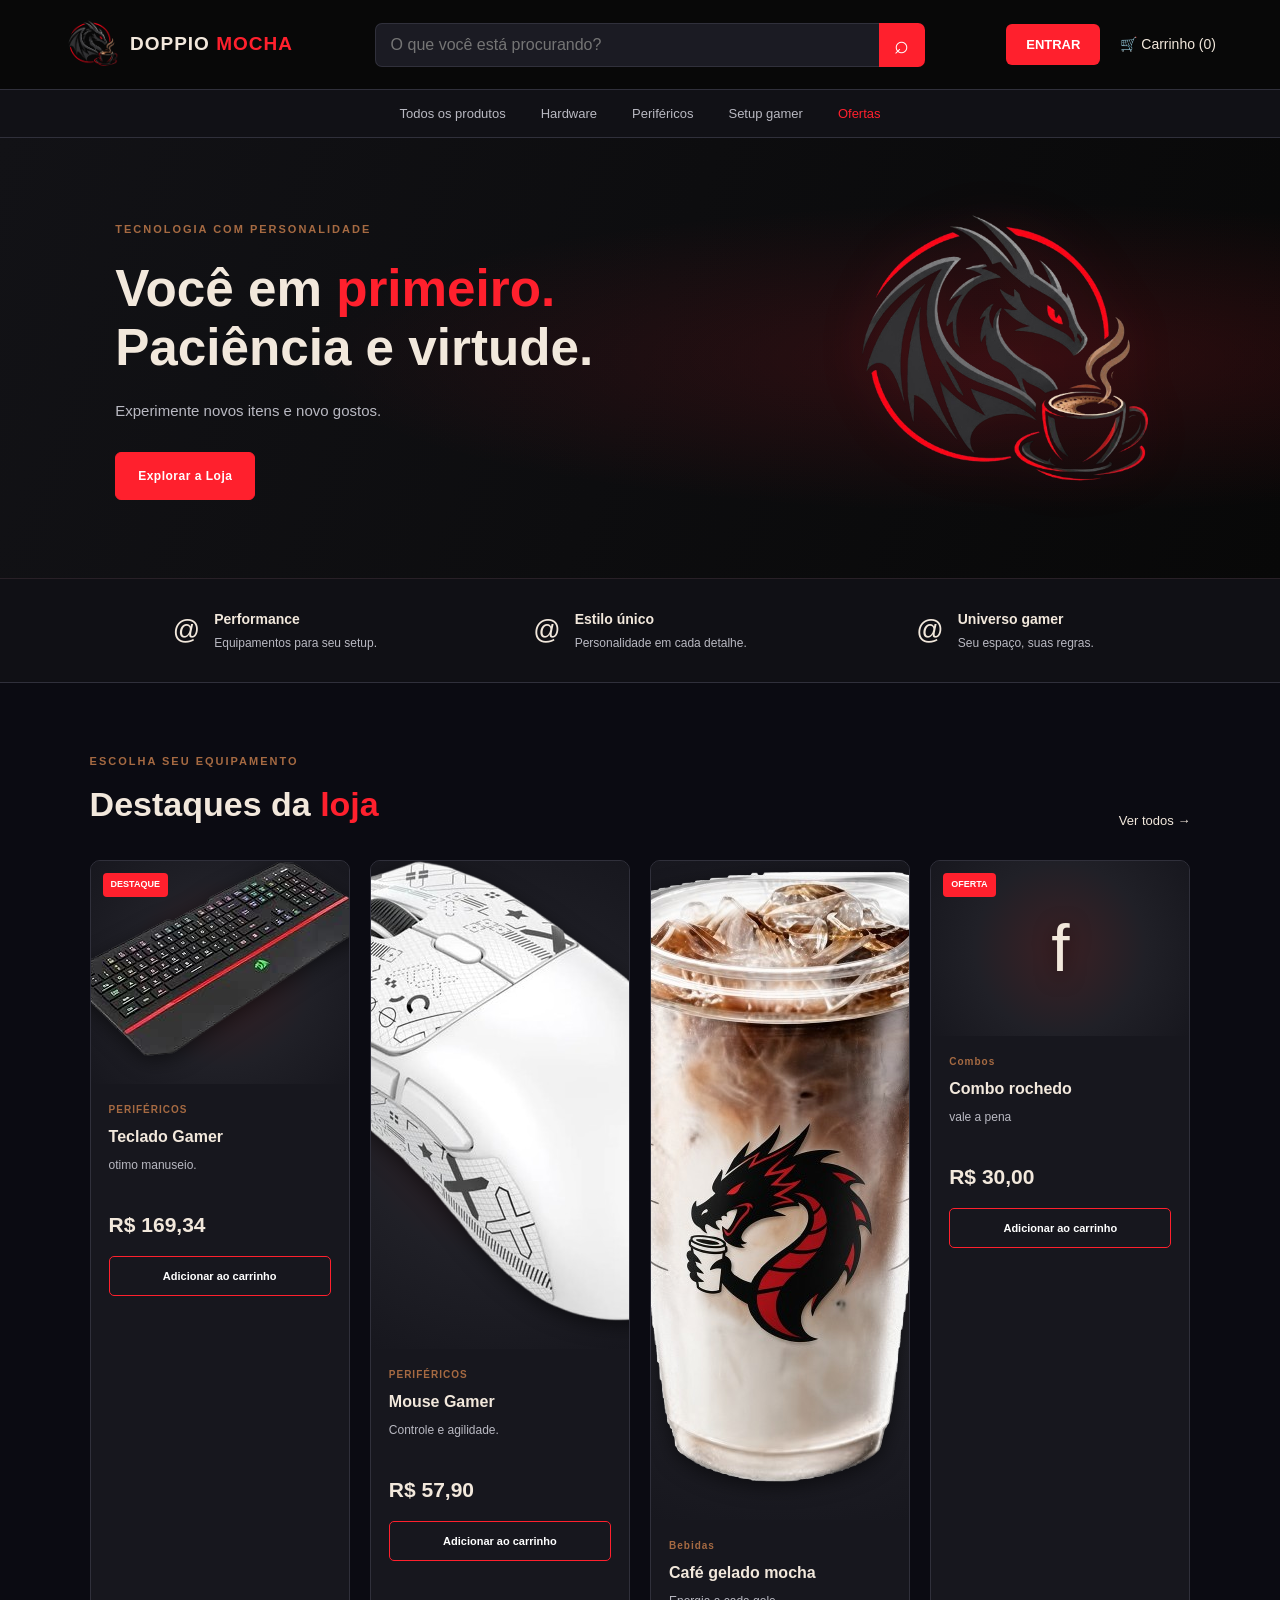
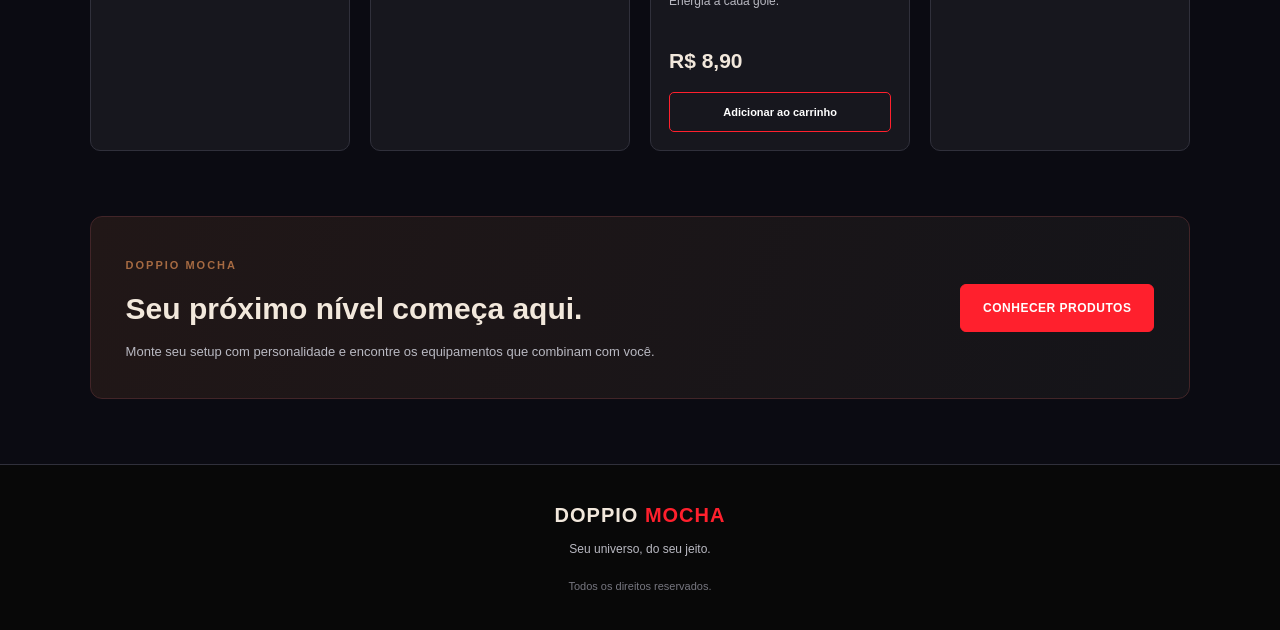
<file: site/html/index.html>
<!DOCTYPE html>
<html lang="pt-br">
<head>
    <meta charset="UTF-8">
    <meta name="viewport" content="width=device-width, initial-scale=1.0">

    <title>Doppio Mocha | Tecnologia e Estilo</title>

    <link rel="stylesheet" href="../css/code.css">
</head>
<body>

    <header class="cabecalho">
        <a href="index.html" class="marca">
            <img src="../imagens/logo.png" alt="Logo Doppio Mocha">
            <span>DOPPIO <strong>MOCHA</strong></span>
        </a>
        <form class="pesquisa" action="#" method="get">
            <input
                type="search"
                name="q"
                placeholder="O que você está procurando?"
                aria-label="Pesquisar produtos"
            >
            <button type="submit" aria-label="Pesquisar">⌕</button>
        </form>
        <div class="acoes-cabecalho">
            <a href="login.html" class="botao-login">ENTRAR</a>
            <a href="#carrinho" class="carrinho" id="link-carrinho">🛒 Carrinho (<span id="contador-carrinho">0</span>)</a>
        </div>
    </header>
    <nav class="menu-categorias">
        <a href="#produtos">Todos os produtos</a>
        <a href="#hardware">Hardware</a>
        <a href="#perifericos">Periféricos</a>
        <a href="#setup">Setup gamer</a>
        <a href="#ofertas" class="link-ofertas">Ofertas</a>
    </nav>
    <main>
        <section class="banner">
            <div class="banner-conteudo">
                <span class="etiqueta">TECNOLOGIA COM PERSONALIDADE</span>
                <h1>
                    Você em <span>primeiro.</span><br>
                    Paciência e virtude.
                </h1>
                <p>
                    Experimente novos itens
                    e novo gostos.
                </p>
                <a href="#produtos" class="botao-principal">
                    Explorar a Loja
                </a>
            </div>
            <div class="banner-logo">
                <img
                    src="../imagens/logo.png"
                    alt="Dragão da Doppio Mocha"
                >
            </div>
        </section>

        <section class="beneficios">
            <article>
                <span>@</span>
                <div>
                    <h3>Performance</h3>
                    <p>Equipamentos para seu setup.</p>
                </div>
            </article>
            <article>
                <span>@</span>
                <div>
                    <h3>Estilo único</h3>
                    <p>Personalidade em cada detalhe.</p>
                </div>
            </article>
            <article>
                <span>@</span>
                <div>
                    <h3>Universo gamer</h3>
                    <p>Seu espaço, suas regras.</p>
                </div>
            </article>
        </section>
        <section class="secao-produtos" id="produtos">
            <div class="titulo-secao" id="hardware">
                <div>
                    <span class="subtitulo-secao">ESCOLHA SEU EQUIPAMENTO</span>
                    <h2>Destaques da <span>loja</span></h2>
                </div>

                <a href="#produtos">Ver todos →</a>
            </div>

            <div class="grade-produtos">

                <article class="produto" id="perifericos">
                    <div class="produto-imagem">
                        <span class="selo">DESTAQUE</span>
                        <div class="icone-produto">
                            <img src="../imagens/teclado-redragon.png">
                        </div>
                    </div>
                    <div class="produto-info">
                        <p class="categoria-produto">PERIFÉRICOS</p>
                        <h3>Teclado Gamer</h3>
                        
                        <p class="descricao-produto">
                         otimo manuseio.
                        </p>
                        <p class="preco">R$ 169,34</p>
                        <button type="button" class="botao-comprar">
                            Adicionar ao carrinho
                        </button>
                    </div>
                </article>
                <article class="produto">
                    <div class="produto-imagem">
                        <div class="icone-produto">
                            <img src="../imagens/mouse.png">
                        </div>
                    </div>
                    <div class="produto-info">
                        <p class="categoria-produto">PERIFÉRICOS</p>
                        <h3>Mouse Gamer</h3>
                        <p class="descricao-produto">
                            Controle e agilidade.
                        </p>
                        <p class="preco">R$ 57,90</p>
                        <button type="button" class="botao-comprar">
                            Adicionar ao carrinho
                        </button>
                    </div>
                </article>
                <article class="produto" id="setup">
                    <div class="produto-imagem">
                        <div class="icone-produto">
                            <img src="../imagens/cafe.png">
                        </div>
                    </div>
                    <div class="produto-info">
                        <p class="categoria-produto">Bebidas</p>
                        <h3>Café gelado mocha</h3>
                        <p class="descricao-produto">
                            Energia a cada gole.
                        </p>
                        <p class="preco">R$ 8,90</p>
                        <button type="button" class="botao-comprar">
                            Adicionar ao carrinho
                        </button>
                    </div>
                </article>
                <article class="produto" id="ofertas">
                    <div class="produto-imagem">
                        <span class="selo">OFERTA</span>
                        <div class="icone-produto">f</div>
                    </div>
                    <div class="produto-info">
                        <p class="categoria-produto">Combos</p>
                        <h3>Combo rochedo</h3>
                        <p class="descricao-produto">
                            vale a pena
                        </p>
                        <p class="preco">R$ 30,00</p>
                        <button type="button" class="botao-comprar">
                            Adicionar ao carrinho
                        </button>
                    </div>
                </article>
            </div>
        </section>
        <section class="chamada-final">
            <div>
                <span class="subtitulo-secao">DOPPIO MOCHA</span>
                <h2>Seu próximo nível começa aqui.</h2>
                <p>
                    Monte seu setup com personalidade e encontre
                    os equipamentos que combinam com você.
                </p>
            </div>
            <a href="#produtos" class="botao-principal">
                CONHECER PRODUTOS
            </a>
        </section>
    </main>
    <footer class="rodape">
        <a href="index.html" class="rodape-marca">
            DOPPIO <span>MOCHA</span>
        </a>
        <p>Seu universo, do seu jeito.</p>
        <p class="copyright">
        Todos os direitos reservados.
        </p>
    </footer>
    <script src="../js/script.js"></script>
</body>
</html>
</file>
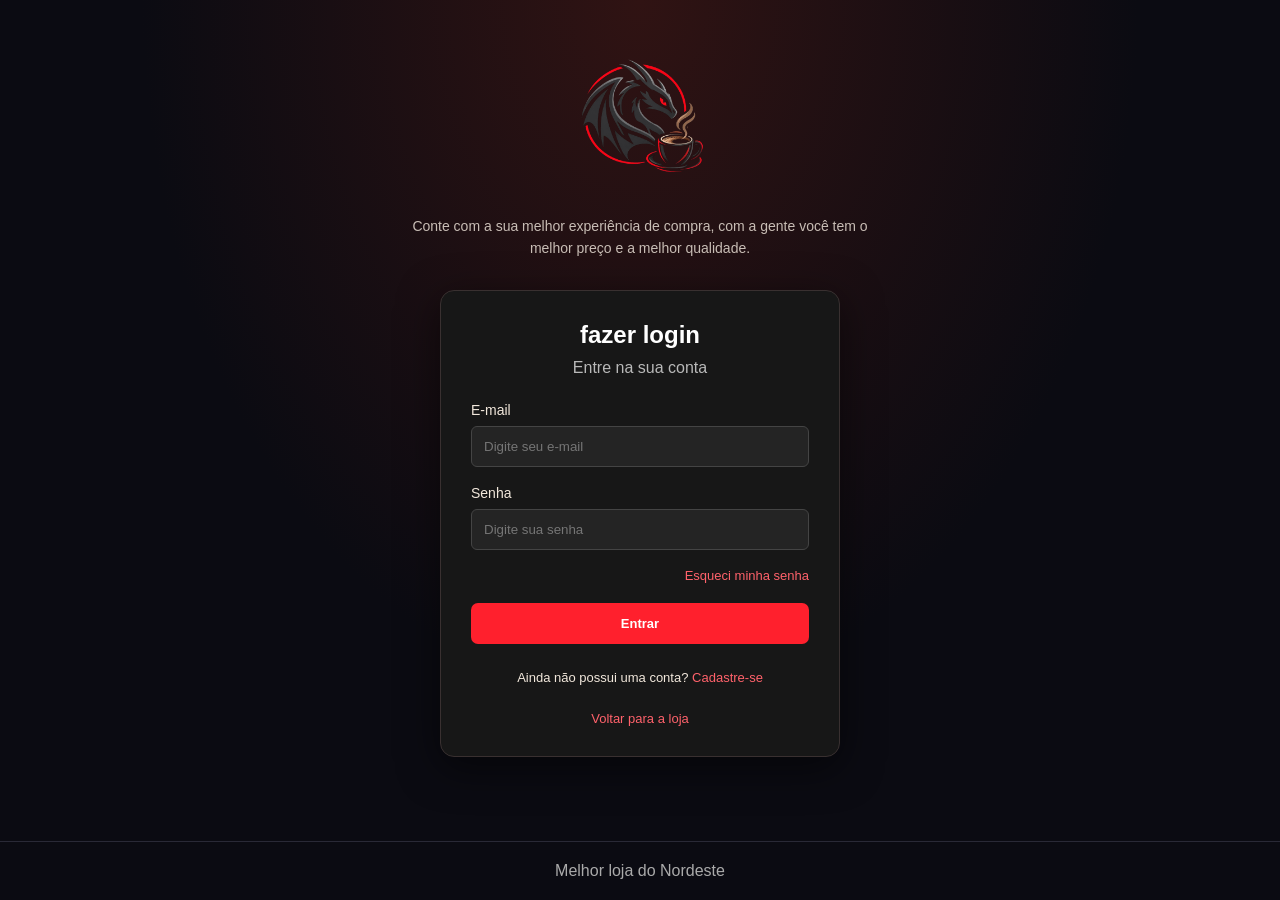
<file: site/html/login.html>
<!DOCTYPE html>
<html lang="pt-br">
<head>
    <meta charset="UTF-8">
    <meta name="viewport" content="width=device-width, initial-scale=1.0">
    <link rel="stylesheet" 
    href="style.css">
    <title>Doppio x</title>
</head>
<body class="pagina-login">
      
        <nav class="logo-login">
           <img src="../imagens/logo.png" alt="Doppio Mocha" class="logo-login">
            <p>
         Conte com a sua melhor experiência de compra, com a gente você tem o melhor preço e a melhor qualidade. 
            </p>
        </nav>
        <form class="form-login">
            <h2>
                fazer login
            </h2>
            <p class="subtitulo">
                Entre na sua conta
            </p>
            <div class="campo">
                <label for="email">
                    E-mail
                </label>
                <input type="email"
                id="email"
                placeholder="Digite seu e-mail"
                required
                >
            </div>

            <div class="senha">
                <label for="senha">
                    Senha
                </label>
                <input type="password"
                id="senha"
                placeholder="Digite sua senha"
                required
                >
            </div>

            <div class="esqueci senha">
                <a href="esqueci-senha.html">
                    Esqueci minha senha
                </a>
            </div>
            <button type="submit"
            class="botao-entrar">
        Entrar
        </button>
            <p class="cadastro">
                Ainda não possui uma conta?
                <a href="cadastro.html">
                    Cadastre-se
                </a>
            </p>
            <a href="index.html" class="voltar">
                Voltar para a loja
            </a>
        </form>

        <footer class="footer-login">
            Melhor loja do Nordeste
        </footer>

        
    
</body>
</html>
</file>
<file: site/css/code.css>
:root {
    --preto: #080808;
    --fundo: #0b0b12;
    --painel: #17171e;
    --cinza: #25252e;
    --borda: #30303b;
    --vermelho: #ff202d;
    --vermelho-hover: #d9101c;
    --creme: #f2e8dc;
    --texto: #b9b9c2;
    --cafe: #a66a42;
}
* {
    margin: 0;
    padding: 0;
    box-sizing: border-box;
}
html {
    scroll-behavior: smooth;
    scroll-padding-top: 25px;
}
body {
    font-family: Arial, Helvetica, sans-serif;
    background: var(--fundo);
    color: var(--creme);
    line-height: 1.5;
}
a {
    color: inherit;
    text-decoration: none;
}
button,
input {
    font: inherit;
}
button {
    cursor: pointer;
}
.cabecalho {
    min-height: 90px;
    padding: 16px 5%;
    display: flex;
    align-items: center;
    justify-content: space-between;
    gap: 25px;
    background: var(--preto);
    border-bottom: 1px solid var(--borda);
}
.marca {
    display: flex;
    align-items: center;
    gap: 10px;
    flex-shrink: 0;
    font-size: 19px;
    font-weight: 900;
    letter-spacing: 1px;
}
.marca img {
    width: 56px;
    height: 56px;
    object-fit: contain;
}
.marca strong,
.rodape-marca span {
    color: var(--vermelho);
}
.pesquisa {
    display: flex;
    flex: 1;
    max-width: 550px;
    min-width: 100px;
    height: 44px;
}
.pesquisa input {
    width: 100%;
    min-width: 0;
    padding: 0 15px;
    color: white;
    background: #1b1b23;
    border: 1px solid var(--borda);
    border-right: none;
    border-radius: 7px 0 0 7px;
    outline: none;
}
.pesquisa input:focus {
    border-color: var(--vermelho);
}
.pesquisa button {
    width: 50px;
    color: white;
    background: var(--vermelho);
    border: none;
    border-radius: 0 7px 7px 0;
    font-size: 25px;
}
.pesquisa button:hover {
    background: var(--vermelho-hover);
}
.acoes-cabecalho {
    display: flex;
    align-items: center;
    gap: 20px;
    flex-shrink: 0;
}
.botao-login {
    padding: 11px 20px;
    color: white;
    background: var(--vermelho);
    border-radius: 6px;
    font-size: 13px;
    font-weight: bold;
    transition: 0.2s;
}
.botao-login:hover {
    background: var(--vermelho-hover);
}
.carrinho {
    color: var(--creme);
    font-size: 14px;
    white-space: nowrap;
}
.carrinho:hover {
    color: var(--vermelho);
}
.menu-categorias {
    min-height: 48px;
    display: flex;
    justify-content: center;
    align-items: center;
    flex-wrap: wrap;
    gap: 35px;
    padding: 12px 20px;
    background: #111116;
    border-bottom: 1px solid var(--borda);
}
.menu-categorias a {
    color: var(--texto);
    font-size: 13px;
    transition: color 0.2s;
}
.menu-categorias a:hover,
.menu-categorias .link-ofertas {
    color: var(--vermelho);
}
.banner {
    min-height: 400px;
    display: flex;
    align-items: center;
    justify-content: space-between;
    gap: 30px;
    padding: 55px 9%;
    overflow: hidden;

    background:
        radial-gradient(
            ellipse at 80% 50%,
            rgba(255, 32, 45, 0.15),
            transparent 50%
        ),
        linear-gradient(110deg, #121216, #080808);
    border-bottom: 1px solid #292027;
}
.banner-conteudo {
    max-width: 600px;
}
.etiqueta,
.subtitulo-secao {
    color: var(--cafe);
    font-size: 11px;
    font-weight: bold;
    letter-spacing: 2px;
}
.banner h1 {
    margin: 20px 0;
    font-size: clamp(32px, 4vw, 52px);
    line-height: 1.15;
    font-weight: 900;
}
.banner h1 span,
.titulo-secao h2 span {
    color: var(--vermelho);
}
.banner p {
    max-width: 440px;
    margin-bottom: 28px;
    color: var(--texto);
    font-size: 15px;
    line-height: 1.8;
}
.botao-principal {
    display: inline-block;
    padding: 14px 22px;
    color: white;
    background: var(--vermelho);
    border: 1px solid var(--vermelho);
    border-radius: 6px;
    font-size: 12px;
    font-weight: bold;
    letter-spacing: 0.5px;
    transition: 0.2s;
}
.botao-principal:hover {
    background: transparent;
    color: var(--vermelho);
}
.banner-logo {
    display: flex;
    align-items: center;
    justify-content: center;
    flex-shrink: 0;
}
.banner-logo img {
    width: clamp(190px, 27vw, 330px);
    height: auto;
    object-fit: contain;
    filter: drop-shadow(0 0 25px #ff202d20);
}
.beneficios {
    display: grid;
    grid-template-columns: repeat(3, 1fr);
    gap: 20px;
    padding: 30px 8%;
    background: #101015;
    border-bottom: 1px solid var(--borda);
}
.beneficios article {
    display: flex;
    align-items: center;
    justify-content: center;
    gap: 14px;
}
.beneficios article > span {
    font-size: 27px;
}
.beneficios h3 {
    font-size: 14px;
    margin-bottom: 4px;
}
.beneficios p {
    color: var(--texto);
    font-size: 12px;
}
.secao-produtos {
    padding: 65px 7%;
}
.titulo-secao {
    display: flex;
    align-items: end;
    justify-content: space-between;
    gap: 20px;
    margin-bottom: 30px;
}
.titulo-secao h2 {
    margin-top: 7px;
    font-size: clamp(25px, 3vw, 34px);
}
.titulo-secao > a {
    color: var(--creme);
    font-size: 13px;
}
.titulo-secao > a:hover {
    color: var(--vermelho);
}
.grade-produtos {
    display: grid;
    grid-template-columns: repeat(4, minmax(0, 1fr));
    gap: 20px;
}
.produto {
    overflow: hidden;
    background: var(--painel);
    border: 1px solid var(--borda);
    border-radius: 10px;
    transition:
        transform 0.25s,
        border-color 0.25s;
}
.produto:hover {
    transform: translateY(-5px);
    border-color: #7b292e;
}
.produto-imagem {
    position: relative;
    min-height: 175px;
    display: flex;
    align-items: center;
    justify-content: center;
    background:
        radial-gradient(
            circle,
            #3b2024 0%,
            #202027 55%,
            #17171e 100%
        );
}
.icone-produto {
    font-size: 66px;
    filter: drop-shadow(0 5px 10px #0008);
}
.selo {
    position: absolute;
    top: 12px;
    left: 12px;
    padding: 5px 8px;
    color: white;
    background: var(--vermelho);
    border-radius: 4px;
    font-size: 9px;
    font-weight: bold;
}
.produto-info {
    padding: 18px;
}
.categoria-produto {
    margin-bottom: 8px;
    color: var(--cafe);
    font-size: 10px;
    font-weight: bold;
    letter-spacing: 1px;
}
.produto-info h3 {
    margin-bottom: 7px;
    font-size: 16px;
}
.descricao-produto {
    min-height: 38px;
    color: var(--texto);
    font-size: 12px;
}
.preco {
    margin: 15px 0;
    color: var(--creme);
    font-size: 21px;
    font-weight: bold;
}
.botao-comprar {
    width: 100%;
    padding: 11px 8px;
    color: white;
    background: transparent;
    border: 1px solid var(--vermelho);
    border-radius: 5px;
    font-size: 11px;
    font-weight: bold;
    transition: 0.2s;
}
.botao-comprar:hover {
    background: var(--vermelho);
}
.chamada-final {
    margin: 0 7% 65px;
    padding: 35px;
    display: flex;
    align-items: center;
    justify-content: space-between;
    gap: 25px;
    background:
        linear-gradient(110deg, #211717, #141419);
    border: 1px solid #422528;
    border-radius: 12px;
}
.chamada-final h2 {
    margin: 10px 0;
    font-size: clamp(21px, 3vw, 30px);
}
.chamada-final p {
    max-width: 550px;
    color: var(--texto);
    font-size: 13px;
    line-height: 1.7;
}
.rodape {
    padding: 35px 20px;
    text-align: center;
    background: var(--preto);
    border-top: 1px solid var(--borda);
}
.rodape-marca {
    font-size: 20px;
    font-weight: 900;
    letter-spacing: 1px;
}
.rodape > p {
    margin-top: 10px;
    color: var(--texto);
    font-size: 12px;
}
.rodape .copyright {
    margin-top: 20px;
    color: #777780;
    font-size: 11px;
}
@media (max-width: 1000px) {
    .cabecalho {
        flex-wrap: wrap;
    }
    .pesquisa {
        order: 3;
        flex-basis: 100%;
        max-width: none;
    }
    .grade-produtos {
        grid-template-columns: repeat(2, minmax(0, 1fr));
    }
    .banner {
        padding: 45px 6%;
    }
}
@media (max-width: 650px) {
    .cabecalho {
        gap: 15px;
        padding: 15px 4%;
    }

    .marca {
        font-size: 15px;
        gap: 6px;
    }
    .marca img {
        width: 42px;
        height: 42px;
    }
    .acoes-cabecalho {
        gap: 12px;
    }
    .botao-login {
        padding: 10px 12px;
        font-size: 11px;
    }
    .carrinho {
        font-size: 12px;
    }
    .menu-categorias {
        gap: 18px;
    }
    .banner {
        min-height: auto;
        flex-direction: column-reverse;
        text-align: center;
        padding: 35px 20px;
        gap: 10px;
    }
    .banner-logo img {
        width: 155px;
    }
    .banner p {
        margin-left: auto;
        margin-right: auto;
    }
    .beneficios {
        grid-template-columns: 1fr;
        gap: 25px;
        padding: 28px 20px;
    }
    .beneficios article {
        justify-content: flex-start;
    }
    .secao-produtos {
        padding: 45px 4%;
    }
    .grade-produtos {
        gap: 12px;
    }
    .produto-imagem {
        min-height: 130px;
    }
    .icone-produto {
        font-size: 48px;
    }
    .produto-info {
        padding: 12px;
    }
    .produto-info h3 {
        font-size: 14px;
    }
    .preco {
        font-size: 18px;
    }
    .chamada-final {
        margin: 0 4% 40px;
        padding: 25px 20px;
        flex-direction: column;
        align-items: flex-start;
    }
}
@media (prefers-reduced-motion: reduce) {
    *,
    *::before,
    *::after {
        scroll-behavior: auto !important;
        transition: none !important;
    }
}
</file>
<file: site/html/style.css>
.botao-entrar {
    padding: 10px 18px;
    background: #8a1919;
    color: #faf7f7;
    text-decoration: none;
    border-radius: 7px;
    font-weight: bold;
    font-size: 13px;
    transition: 0.3s;
}
.botao-entrar:hover {
    background: #963dff;
}
* {
    margin: 0;
    padding: 0;
    box-sizing: border-box;
}
body {
    font-family: Arial, Helvetica, sans-serif;
    background: #0b0b12;
    color: #faf7f7;
}
header {
    height: 80px;
    background: #080808;
    display: flex;
    align-items: center;
    justify-content: space-between;
    padding: 0 6%;
    border-bottom: 1px solid #292936;
}
.logo {
    font-size: 28px;
    font-weight: bold;
    white-space: nowrap;
}
.logo-login img {
    width: 180px;
    height: auto;
    display: block;
    margin: 0 auto 20px;
    object-fit: contain;
}
.logo span {
    color: #FF202D;
}
.pesquisa {
    display: flex;
    width: 45%;
    height: 42px;
}
.pesquisa input {
    width: 100%;
    border: none;
    outline: none;
    padding: 0 15px;
    background: #1c1c27;
    color: white;
    border-radius: 7px 0 0 7px;
    font-size: 14px;
}

/* Estilos exclusivos do login */
body.pagina-login {
    min-height: 100vh;
    display: flex;
    flex-direction: column;
    align-items: center;
    background:
        radial-gradient(ellipse at top, #301313 0%, #0b0b12 55%);
    color: #f2e8dc;
}

.pagina-login .logo-login {
    width: 100%;
    max-width: 500px;
    padding: 25px 20px 10px;
    text-align: center;
}

.pagina-login .logo-login img {
    display: block;
    width: 180px;
    max-width: 100%;
    height: auto;
    margin: 0 auto 15px;
    object-fit: contain;
}

.pagina-login .logo-login p {
    color: #c8bdb5;
    font-size: 14px;
    line-height: 1.6;
}

.pagina-login .form-login {
    width: calc(100% - 32px);
    max-width: 400px;
    margin: 20px auto;
    padding: 30px;
    background: #171717;
    border: 1px solid #393030;
    border-radius: 14px;
    box-shadow: 0 10px 40px #0008;
}

.pagina-login .form-login h2 {
    margin-bottom: 10px;
    text-align: center;
    color: #fff;
}

.pagina-login .subtitulo {
    margin-bottom: 25px;
    text-align: center;
    color: #b9b9b9;
}

.pagina-login .campo,
.pagina-login .senha {
    margin-bottom: 18px;
}

.pagina-login label {
    display: block;
    margin-bottom: 8px;
    font-size: 14px;
}

.pagina-login input {
    width: 100%;
    padding: 12px;
    background: #242424;
    color: white;
    border: 1px solid #444;
    border-radius: 6px;
}

.pagina-login input:focus {
    outline: 1px solid #ff202d;
    border-color: #ff202d;
}

.pagina-login .esqueci {
    margin-bottom: 20px;
    text-align: right;
    font-size: 13px;
}

.pagina-login .form-login a {
    color: #ff626b;
    text-decoration: none;
}

.pagina-login .form-login a:hover {
    text-decoration: underline;
}

.pagina-login .botao-entrar {
    width: 100%;
    padding: 13px;
    background: #ff202d;
    color: white;
    border: none;
    border-radius: 7px;
    font-weight: bold;
    cursor: pointer;
}

.pagina-login .botao-entrar:hover {
    background: #d9101c;
}

.pagina-login .cadastro {
    margin: 22px 0;
    text-align: center;
    font-size: 13px;
    line-height: 1.8;
}

.pagina-login .voltar {
    display: block;
    text-align: center;
    font-size: 13px;
}

.pagina-login .footer-login {
    width: 100%;
    margin-top: auto;
    padding: 20px;
    text-align: center;
    color: #aaa;
    border-top: 1px solid #292936;
}
</file>
